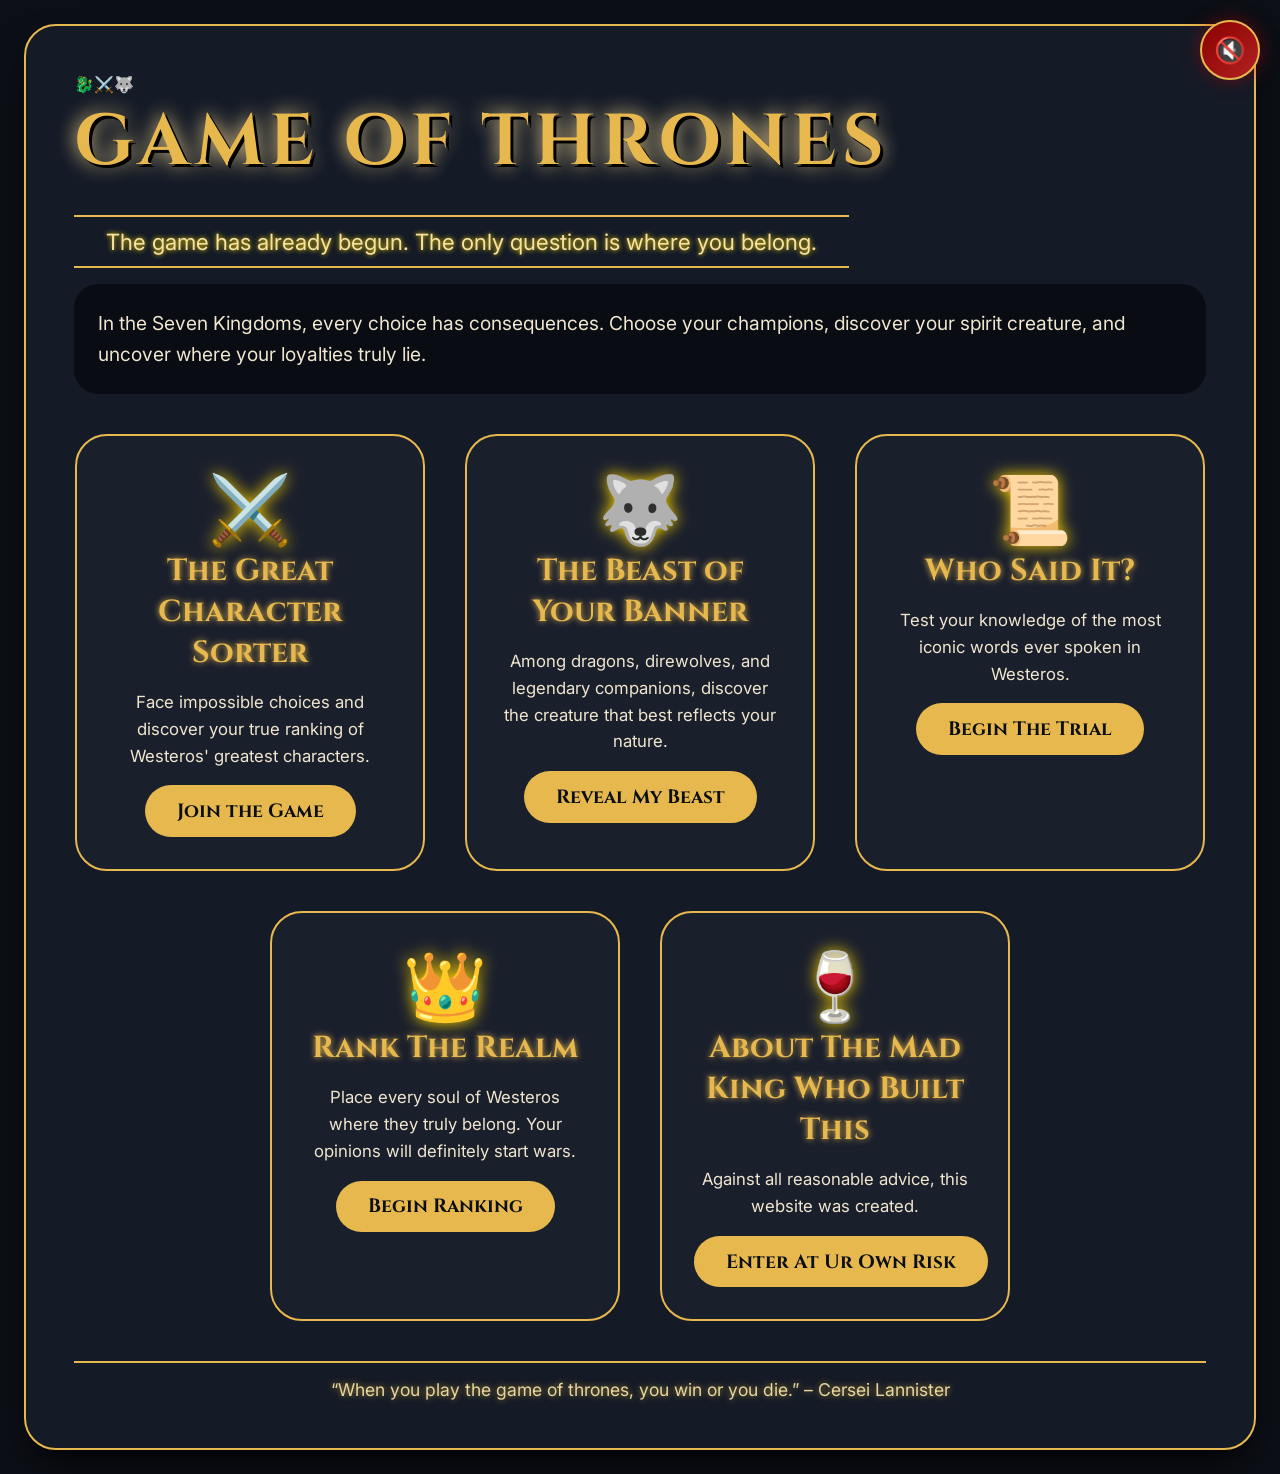
<file: index.html>
<!DOCTYPE html>
<html lang="en">
<head>
    <meta charset="UTF-8">
    <meta name="viewport" content="width=device-width, initial-scale=1.0, user-scalable=yes">
    <title>Westeros Sorter | Game of Thrones</title>

    <link href="https://fonts.googleapis.com/css2?family=Cinzel:wght@400;600;700;900&family=Inter:opsz,wght@14..32,300;14..32,400;14..32,500;14..32,600&display=swap" rel="stylesheet">
    <script src="https://html2canvas.hertzen.com/dist/html2canvas.min.js"></script>
    <link rel="stylesheet" href="style.css">
</head>

<body>

<div class="app-container" id="app">

    <!-- ========================================= -->
    <!-- HOME SCREEN -->
    <!-- ========================================= -->

    <div id="home-screen" class="glass-panel">

        <div class="hero-icon">🐉⚔️🐺</div>

        <h1>GAME OF THRONES</h1>

        <div class="tagline">
            The game has already begun. The only question is where you belong.
        </div>

        <div class="welcome-msg">
            In the Seven Kingdoms, every choice has consequences.
            Choose your champions, discover your spirit creature,
            and uncover where your loyalties truly lie.
        </div>

        <div class="grand-cards">

            <!-- Character Sorter -->

            <div class="grand-card" id="character-mode-btn">

                <div class="grand-icon">⚔️</div>

                <h3>The Great Character Sorter</h3>

                <p>
                    Face impossible choices and discover your true
                    ranking of Westeros' greatest characters.
                </p>

                <button class="grand-btn">
                    Join the Game
                </button>

            </div>

            <!-- Creature Sorter -->

            <div class="grand-card" id="animal-mode-btn">

                <div class="grand-icon">🐺</div>

                <h3>The Beast of Your Banner</h3>

                <p>
                    Among dragons, direwolves, and legendary companions,
                    discover the creature that best reflects your nature.
                </p>

                <button class="grand-btn">
                    Reveal My Beast
                </button>

            </div>

            <!-- Quote Quiz -->

            <div class="grand-card" id="quote-mode-btn">

                <div class="grand-icon">📜</div>

                <h3>Who Said It?</h3>

                <p>
                    Test your knowledge of the most iconic words
                    ever spoken in Westeros.
                </p>

                <button class="grand-btn">
                    Begin The Trial
                </button>

            </div>

           <!-- Tier Mode -->
             <div class="grand-card" id="tier-mode-btn">

            <div class="grand-icon">👑</div>

            <h3>Rank The Realm</h3>

            <p>
                Place every soul of Westeros where they truly belong.
                Your opinions will definitely start wars.
            </p>

            <button class="grand-btn">
                Begin Ranking
            </button>

        </div>

            <!-- About Page -->
            <div class="grand-card">

                <div class="grand-icon">🍷</div>

                <h3>About The Mad King Who Built This</h3>

                <p>
                    Against all reasonable advice,
                    this website was created.
                </p>

                <button id="about-btn" type="button" class="grand-btn">
                    Enter At Ur Own Risk
                </button>

            </div>

        </div>

        <div class="footer-quote" id="home-quote"></div>

    </div>

    <div id="submode-screen" class="glass-panel hidden">

        <button class="back-btn" id="back-from-submode">
            🏰 Return to Winterfell
        </button>

        <h2>⚔️ Small Council ⚔️</h2>

        <p class="sub-desc">
            Every lord and lady believes they deserve the Iron Throne.
            Let us see who truly earns your loyalty.
        </p>

        <div class="mode-grid" id="character-submodes">

            <button class="mode-btn" data-submode="top20">
                ⚔️ A Short Campaign (Top 20)
            </button>

            <button class="mode-btn" data-submode="top50">
                ⚔️ The War of Five Kings (Top 50)
            </button>

            <button class="mode-btn" data-submode="all">
                ⚔️ The Long Night (All 102)
            </button>

        </div>

        <div class="footer-quote" id="submode-quote"></div>

    </div>

    <!-- ========================================= -->
    <!-- BATTLE SCREEN -->
    <!-- ========================================= -->

    <div id="sort-screen" class="hidden glass-panel">

        <button class="back-btn" id="back-from-battle">
            🏰 Return to Winterfell
        </button>

        <div class="battle-header">

            <div class="progress-area" id="progress">
                The maesters are recording...
            </div>

            <div class="battle-info" id="battle-info">
                ⚔️ Phase of Blades
            </div>

        </div>

        <h2 id="battle-question">
            Whom would you stand beside when winter comes?
        </h2>

        <div class="battle-container">

            <div class="card" id="left-card"></div>

            <div class="vs">
                VS
            </div>

            <div class="card" id="right-card"></div>

        </div>

        <div class="footer-quote" id="battle-quote"></div>

    </div>

    <!-- ========================================= -->
    <!-- RESULTS SCREEN -->
    <!-- ========================================= -->

    <div id="result-screen" class="hidden glass-panel">

        <button class="back-btn" id="back-from-results">
            🏰 Return to Winterfell
        </button>

        <div id="results-container"></div>

        <div class="footer-quote" id="result-quote"></div>

    </div>

    <!-- ========================================= -->
    <!-- QUIZ SCREEN -->
    <!-- ========================================= -->

    <div id="quiz-screen" class="hidden glass-panel">

        <button class="back-btn" id="back-from-quiz">
            🏰 Return to Winterfell
        </button>

        <h2>📜 WHO SAID IT?</h2>

        <p class="sub-desc">
            The ravens have delivered words from across Westeros.
            Can you name the speaker?
        </p>

        <div id="quiz-progress" class="progress-area">
            Question 1 / 10
        </div>

        <div class="quote-box" id="quote-text">
            Winter is coming.
        </div>

        <div class="quiz-options" id="quiz-options">
        </div>

    </div>

    <!-- ========================================= -->
    <!-- QUIZ RESULT SCREEN -->
    <!-- ========================================= -->

    <div id="quiz-result-screen" class="hidden glass-panel">

        <button class="back-btn" id="back-from-quiz-results">
            🏰 Return to Winterfell
        </button>

        <h1>📜 Trial Complete</h1>

        <div id="quiz-score"></div>

        <div id="quiz-message"></div>

        <br>

        <button id="play-quiz-again" class="grand-btn">
            ⚔️ Face Another Trial
        </button>

    </div>

<!-- ========================================= -->

<!-- TIER SCREEN -->

<!-- ========================================= -->

<div id="tier-screen" class="hidden glass-panel">

<button class="back-btn" id="back-from-tier">
    🏰 Return to Winterfell
</button>

<div class="tier-header-section">
    <div class="tier-title-left">
        <h1>👑 Rank The Realm</h1>
        <p class="sub-desc">
            Rename the tiers. Create chaos.
            The Seven Kingdoms will judge accordingly.
        </p>
    </div>
    <div class="tier-title-right">
        <div class="tier-email-banner">
            📧 JAIMEFUCKINGLANNISTER7@GMAIL.COM
        </div>
        <div class="tier-email-tagline">
            Ready to mock, argue,
            or (rarely) agree with your rankings.
        </div>
    </div>
</div>

<div id="chaos-message" class="footer-quote">
    Tyrion has requested additional wine after seeing your rankings.
</div>

    <div class="tier-notice">
        <div class="notice-item">🔥 Rename the tiers however you want</div>
        <div class="notice-item">📸 Save your masterpiece</div>
        <div class="notice-item">📧 Email me your final ranking</div>
        <div class="notice-item">⚠️ I will absolutely judge you</div>
    </div>

    <div class="tier-actions">
        <button id="save-tier-btn" class="tier-action-btn">📸 Save My Tier List</button>
        <button id="email-tier-btn" class="tier-action-btn">⚔️ Let Jaime Judge You</button>
    </div>

    <div class="tier-layout">

        <div id="tier-capture">

    <div class="tier-row">
        <textarea class="tier-title">🏆 ON THE IRON THRONE</textarea>
        <textarea class="tier-description">The GOAT. No further questions.</textarea>
        <div class="tier-dropzone"></div>
    </div>

    <div class="tier-row">
        <textarea class="tier-title">🎬 WHAT A JOURNEY</textarea>
        <textarea class="tier-description">What an arc. What a story. What a character.</textarea>
        <div class="tier-dropzone"></div>
    </div>

    <div class="tier-row">
        <textarea class="tier-title">✅ YOU DID THE JOB, BRO</textarea>
        <textarea class="tier-description">Likeable. Solid. Dependable.
You showed up and delivered.</textarea>
        <div class="tier-dropzone"></div>
    </div>

    <div class="tier-row">
        <textarea class="tier-title">📚 BRO I NEED A WIKI PAGE FOR YOU</textarea>
        <textarea class="tier-description">Too many layers.
Too many schemes.
Too much lore.</textarea>
        <div class="tier-dropzone"></div>
    </div>

    <div class="tier-row">
        <textarea class="tier-title">🤦 YOU LITERALLY HAD ONE JOB</textarea>
        <textarea class="tier-description">You had potential.
Then you did... that.</textarea>
        <div class="tier-dropzone"></div>
    </div>

    <div class="tier-row">
        <textarea class="tier-title">🚫 GET OFF MY SCREEN</textarea>
        <textarea class="tier-description">Every second you're here
raises my blood pressure.</textarea>
        <div class="tier-dropzone"></div>
    </div>

</div>

        
        <div class="tier-side">
            <h2>🐉 Souls Awaiting Placement 🐉</h2>
            <div id="character-pool"></div>
        </div>

    </div>

    <div class="footer-quote">
        Don't like my tier names?
        Rename them and show me your creativity.

        <br><br>

        📧 jaimefuckinglannister7@gmail.com
    </div>

    </div>

</div>

<!-- Music: theme audio + toggle -->
<audio id="theme-music" src="music/Game_of_Thrones_Theme_Song.mp3" loop></audio>
<button id="music-toggle" aria-label="Toggle music">🔊</button>

<script src="script.js"></script>
<script src="music.js"></script>
<script src="quiz.js"></script>
<script src="tier.js"></script>
<script src="roastme.js"></script>

</body>
</html>
</file>
<file: style.css>
/* ========== ROYAL & SHINY GOT THEME – LARGER TEXT ========== */
:root {
    --royal-gold: #e6b84e;
    --royal-dark: #1a1f2c;
    --royal-light: #2d3445;
    --crimson: #9e2a2a;
    --parchment: #fef3d6;
    --glow: 0 0 12px #f5c542, 0 0 20px #ffdf80;
}

* {
    margin: 0;
    padding: 0;
    box-sizing: border-box;
}

body {
    font-family: 'Inter', sans-serif;
    background: #0c0f16;
    color: var(--parchment);
    min-height: 100vh;
    display: flex;
    align-items: center;
    justify-content: center;
}

.app-container {
    width: 100%;
    max-width: 1400px;
    margin: 1.5rem;
    z-index: 2;
}

.glass-panel {
    background: rgba(22, 28, 40, 0.9);
    border-radius: 2rem;
    border: 2px solid var(--royal-gold);
    box-shadow: 0 20px 40px -12px black;
    padding: 3rem;
    backdrop-filter: blur(2px);
}

#about-screen {
    max-width: 1600px !important;
    width: 96vw !important;
}

.about-image-container{
    flex:1;
    display:flex;
    justify-content:center;
    align-items:flex-start;
    min-height:820px;
}

.about-image{
    width:100%;
    max-width:1100px;
    max-height:900px;
    border-radius:20px;
    box-shadow:0 0 35px rgba(0,0,0,0.45);
    object-fit:cover;
}

.about-right{
    width:460px;
    flex-shrink:0;
}

body.about-page {
    margin: 0;
    background: #0b111d;
    color: #f5e7b3;
    overflow-x: hidden;
}

.about-page {
    width: 100vw;
    min-height: 100vh;
    background: radial-gradient(circle at top, #2b0d0d, #130707, #050505);
}

.about-topbar {
    display: flex;
    justify-content: space-between;
    align-items: center;
    padding: 20px 40px;
}

.about-content {
    display: grid;
    grid-template-columns: 1fr 420px;
    gap: 30px;
    width: 100%;
    min-height: calc(100vh - 90px);
    padding: 20px 40px 40px;
}

.about-main {
    display: flex;
    justify-content: center;
    align-items: flex-start;
    padding: 20px;
}

.about-full-image {
    width: 92%;
    max-width: 1300px;
    margin: auto;
    display: block;
    border-radius: 18px;
    box-shadow: 0 0 40px rgba(0,0,0,0.5);
}

.about-sidebar {
    background: linear-gradient(180deg, #1a0c0c, #0d0606);
    border: 2px solid #d4af37;
    border-radius: 20px;
    padding: 20px;
    height: fit-content;
    position: sticky;
    top: 20px;
}

.about-sidebar h2 {
    color: #d4af37;
    border: none;
    margin-bottom: 20px;
}

#review-input {
    width: 100%;
    height: 160px;
    background: #0d1320;
    color: #f5e7b3;
    border: 1px solid #d4af37;
    border-radius: 12px;
    padding: 15px;
    resize: none;
}

.review-btn {
    width: 100%;
    margin-top: 15px;
    background: linear-gradient(135deg, #8b0000, #b22222);
    color: #f5e7b3;
    border: 1px solid #d4af37;
    padding: 14px;
    border-radius: 12px;
    font-weight: bold;
    cursor: pointer;
    box-shadow: 0 0 18px rgba(139,0,0,0.5);
    transition: 0.2s;
}

.review-btn:hover {
    background: linear-gradient(135deg, #a00000, #cf2a2a);
    box-shadow: 0 0 25px rgba(180,0,0,0.7);
}

.review-card {
    background: #0d1320;
    border: 1px solid rgba(212,175,55,.3);
    border-radius: 12px;
    padding: 12px;
    margin-top: 12px;
}

/* ===== SHINY TYPOGRAPHY ===== */
h1 {
    font-family: 'Cinzel', serif;
    font-size: 4.5rem;
    color: var(--royal-gold);
    text-shadow: 3px 3px 0 #000, 0 0 20px #ffdd99;
    letter-spacing: 5px;
    margin-bottom: 0.5rem;
}

h2 {
    font-family: 'Cinzel', serif;
    font-size: 2.4rem;
    color: var(--royal-gold);
    border-left: 6px solid var(--royal-gold);
    padding-left: 1.2rem;
    text-shadow: 0 0 8px #ffdd99;
    margin: 1.5rem 0 1rem;
}

h3 {
    font-family: 'Cinzel', serif;
    font-size: 1.7rem;
    color: var(--royal-gold);
    text-shadow: 0 0 6px #e6b84e;
}

p, .welcome-msg, .sub-desc, .personality-box p, .animal-personality-reveal p {
    font-size: 1.25rem;
    line-height: 1.6;
    color: #f0e6d0;
}

.tagline {
    font-size: 1.4rem;
    color: #f5e2a4;
    border-top: 2px solid var(--royal-gold);
    border-bottom: 2px solid var(--royal-gold);
    display: inline-block;
    padding: 0.7rem 2rem;
    margin: 1rem 0;
    text-shadow: 0 0 5px gold;
}

.welcome-msg {
    background: rgba(0, 0, 0, 0.5);
    padding: 1.5rem;
    border-radius: 1.5rem;
    font-size: 1.2rem;
}

/* ===== HOME CARDS ===== */
.grand-cards {
    display: flex;
    justify-content: center;
    gap: 2.5rem;
    flex-wrap: wrap;
    margin: 2.5rem 0;
}

.grand-card {
    background: var(--royal-dark);
    border-radius: 2rem;
    padding: 2rem;
    width: 350px;
    text-align: center;
    border: 2px solid var(--royal-gold);
    transition: 0.25s;
    cursor: pointer;
}

.grand-card:hover {
    transform: translateY(-8px);
    background: var(--royal-light);
    box-shadow: 0 0 25px rgba(230, 184, 78, 0.6);
    border-color: #ffdf80;
}

.grand-icon {
    font-size: 4.2rem;
    filter: drop-shadow(0 0 8px gold);
}

.grand-card h3 {
    font-size: 1.9rem;
    margin-bottom: 0.5rem;
}

.grand-card p {
    font-size: 1.05rem;
    margin: 1rem 0;
}

.grand-btn {
    background: var(--royal-gold);
    border: none;
    padding: 0.8rem 2rem;
    border-radius: 40px;
    font-weight: bold;
    font-size: 1.2rem;
    color: #0c0f16;
    cursor: pointer;
    transition: 0.2s;
    font-family: 'Cinzel', serif;
    white-space: nowrap;
}
.grand-btn:hover {
    background: #ffd966;
    box-shadow: 0 0 18px #ffd966;
    transform: scale(1.02);
}

/* Music toggle button (global) */
#music-toggle{
    position:fixed;

    top:20px;
    right:20px;

    width:60px;
    height:60px;

    border-radius:50%;

    border:2px solid var(--royal-gold);

    background:
        linear-gradient(
            135deg,
            #8b0000,
            #b22222
        );

    color:white;

    font-size:1.6rem;

    cursor:pointer;

    z-index:99999;

    box-shadow:
        0 0 18px rgba(180,0,0,.5);

    transition:.25s;
}

#music-toggle:hover{
    transform:scale(1.08);

    box-shadow:
        0 0 25px rgba(180,0,0,.8);
}

/* ===== BACK & MODE BUTTONS ===== */
.back-btn {
    background: none;
    border: 2px solid var(--royal-gold);
    color: var(--royal-gold);
    padding: 0.8rem 2rem;
    border-radius: 50px;
    font-size: 1.15rem;
    font-weight: bold;
    cursor: pointer;
    transition: 0.2s;
    font-family: 'Cinzel', serif;
    margin-bottom: 1.5rem;
}
.about-page .back-btn {
    border-color: #d4af37;
    color: #d4af37;
}
.about-page .back-btn:hover {
    background: rgba(139,0,0,0.25);
    text-shadow: none;
    transform: translateY(-2px);
}
.back-btn:hover {
    background: rgba(230, 184, 78, 0.2);
    text-shadow: 0 0 8px gold;
    transform: translateY(-2px);
}

.mode-grid {
    display: flex;
    justify-content: center;
    gap: 2rem;
    flex-wrap: wrap;
    margin: 2rem 0;
}

.mode-btn {
    background: var(--royal-dark);
    border: 2px solid var(--royal-gold);
    padding: 1rem 2.5rem;
    font-size: 1.25rem;
    font-weight: bold;
    font-family: 'Cinzel', serif;
    color: var(--royal-gold);
    border-radius: 60px;
    cursor: pointer;
    transition: 0.2s;
}
.mode-btn:hover {
    background: var(--royal-light);
    transform: translateY(-3px);
    box-shadow: 0 0 18px #e6b84e;
    color: #fff0c0;
}

/* ===== BATTLE SCREEN ===== */
.battle-header {
    display: flex;
    justify-content: space-between;
    gap: 1rem;
    margin-bottom: 1.5rem;
}

.progress-area, .battle-info {
    background: rgba(0, 0, 0, 0.7);
    padding: 0.8rem 1.5rem;
    border-radius: 60px;
    font-size: 1.1rem;
    border: 1px solid var(--royal-gold);
    color: #f5e2a4;
}

.battle-container {
    display: flex;
    justify-content: center;
    align-items: center;
    gap: 2.5rem;
    flex-wrap: wrap;
    margin: 2rem 0;
}

.card {
    width: 340px;
    background: var(--royal-dark);
    border-radius: 2rem;
    overflow: hidden;
    border: 2px solid var(--royal-gold);
    transition: 0.25s;
    cursor: pointer;
}
.card:hover {
    transform: scale(1.02);
    border-color: #ffdf80;
    box-shadow: 0 0 30px rgba(230, 184, 78, 0.5);
}
.card img {
    width: 100%;
    height: 420px;
    object-fit: cover;
}
.card h3 {
    padding: 1rem;
    font-size: 1.6rem;
    text-align: center;
}
.card-stats {
    display: flex;
    justify-content: space-between;
    padding: 0.3rem 1rem 1rem;
    font-size: 1rem;
    color: #cfc394;
}
.vs {
    font-size: 3rem;
    font-weight: 800;
    background: rgba(0,0,0,0.7);
    width: 100px;
    height: 100px;
    display: flex;
    align-items: center;
    justify-content: center;
    border-radius: 100px;
    color: var(--royal-gold);
    border: 2px solid var(--royal-gold);
    text-shadow: 0 0 15px gold;
}

/* ===== PODIUM – BIGGER WINNER IMAGES ===== */
.podium-container {
    display: flex;
    justify-content: center;
    align-items: flex-end;
    gap: 2.5rem;
    margin: 3rem 0;
    flex-wrap: wrap;
}
.podium-card {
    text-align: center;
    padding: 1.5rem;
    border-radius: 2rem;
    background: rgba(0,0,0,0.7);
    border: 3px solid;
    min-width: 300px;
}
.podium-card.gold {
    border-color: #ffd700;
    box-shadow: 0 0 40px #ffd700;
    transform: scale(1.05);
}
.podium-medal {
    font-size: 4rem;
    margin-bottom: 0.5rem;
}
.podium-img {
    width: 300px;
    height: 380px;
    object-fit: cover;
    border-radius: 1.5rem;
    border: 4px solid;
    margin: 0.8rem auto;
    display: block;
}
.podium-card.gold .podium-img {
    width: 340px;
    height: 420px;
    border-color: #ffd700;
}
.podium-name {
    font-family: 'Cinzel', serif;
    font-size: 2.2rem;
    margin: 0.8rem 0;
    color: var(--royal-gold);
    text-shadow: 0 0 8px gold;
}
.podium-stats {
    display: flex;
    justify-content: center;
    gap: 1.2rem;
    background: rgba(0,0,0,0.8);
    padding: 0.6rem 1.2rem;
    border-radius: 60px;
    width: fit-content;
    margin: 0.5rem auto;
    font-size: 1.1rem;
}
.crown-icon {
    font-size: 3rem;
    filter: drop-shadow(0 0 10px gold);
}

/* ===== FULL RANKING ===== */
.full-ranking {
    max-height: 550px;
    overflow-y: auto;
    background: rgba(0,0,0,0.5);
    border-radius: 1.5rem;
}
.ranking-item {
    display: flex;
    align-items: center;
    gap: 1.2rem;
    padding: 1rem;
    border-bottom: 1px solid var(--royal-gold);
}
.rank-avatar img {
    width: 65px;
    height: 65px;
    border-radius: 50%;
    border: 2px solid gold;
}
.rank-name {
    font-size: 1.4rem;
    font-weight: 600;
    font-family: 'Cinzel', serif;
}
.rank-stats span {
    background: black;
    padding: 6px 14px;
    border-radius: 40px;
    font-size: 1rem;
    margin: 0 4px;
}
.personality-box {
    background: rgba(0,0,0,0.8);
    border-left: 8px solid var(--royal-gold);
    padding: 1.8rem;
    border-radius: 1.5rem;
    margin-top: 2rem;
    text-align: center;
    font-size: 1.3rem;
}

/* ===== ANIMAL MODE – LARGER ===== */
.battle-container.animal-battle-container {
    gap: 2rem;
}
.card.animal-card {
    width: 310px;
}
.card.animal-card img {
    height: 360px;
    object-fit: contain;
    background: rgba(0,0,0,0.4);
    padding: 0.5rem;
}
.animal-winner-section {
    position: relative;
    height: 700px;
    border-radius: 2rem;
    overflow: hidden;
    border: 3px solid var(--royal-gold);
}
.animal-winner-image{
    position: absolute;
    top: 0;
    left: 0;
    width: 100%;
    height: 100%;
    object-fit: cover;
    z-index: 0;
}
.animal-winner-info h2 {
    font-size: 4.2rem;
    border: none;
    text-shadow: 0 0 20px gold;
}

/* Top-centered glowing winner name over the image */
.animal-winner-name {
    position: absolute;
    bottom: 12%;
    left: 50%;
    transform: translateX(-50%);
    z-index: 4;
    font-family: 'Cinzel', serif;
    font-weight: 900;
    line-height: 1;
    letter-spacing: 3px;
    text-transform: uppercase;
    padding: 0.15rem 0.8rem;
    border-radius: 0.35rem;
    font-size: clamp(1.6rem, 5.6vw, 3.6rem);
    background: linear-gradient(90deg, #ffd77a 0%, #ffe9a8 40%, #ffd77a 100%);
    -webkit-background-clip: text;
    background-clip: text;
    color: transparent;
    -webkit-text-stroke: 1px rgba(40,20,0,0.25);
    text-shadow: 0 8px 22px rgba(180,120,30,0.95), 0 0 48px rgba(255,215,0,0.32);
}
.animal-stat-value {
    font-size: 2.6rem;
}
.animal-personality-reveal p {
    font-size: 1.25rem;
}
.footer-quote {
    font-size: 1.1rem;
    text-align: center;
    margin-top: 2rem;
    padding-top: 1rem;
    border-top: 2px solid var(--royal-gold);
    color: #e6d6a0;
    text-shadow: 0 0 6px #ad8b3a;
}
.progress-bar {
    background: #2a2a3a;
    border-radius: 20px;
    height: 10px;
    margin-top: 8px;
}
.progress-fill {
    background: linear-gradient(90deg, #e6b84e, #ffdf80);
    border-radius: 20px;
    height: 100%;
    transition: width 0.3s;
    box-shadow: 0 0 12px #ffdf80;
}
.hidden { display: none; }

/* RESPONSIVE */
@media (max-width: 900px) {
    .podium-img, .podium-card.gold .podium-img { width: 220px; height: 280px; }
    .podium-name { font-size: 1.6rem; }
    .card { width: 280px; }
    .card img { height: 340px; }
    .animal-winner-section { height: 500px; }
    h1 { font-size: 3rem; }
    h2 { font-size: 1.8rem; }
}

.quote-box{
    font-size:2rem;
    text-align:center;
    padding:3rem;
    margin:2rem 0;
    border:2px solid var(--royal-gold);
    border-radius:25px;
    font-family:'Cinzel',serif;
    color:var(--royal-gold);
    background:rgba(0,0,0,0.5);
}
/* ===========================
        QUIZ PAGE
=========================== */

.quote-box
{
    text-align:center;
    padding:3rem;
    line-height:1.6;
    text-align:center;

    padding:4rem;

    margin:3rem auto;

    max-width:1200px;

    border:3px solid #d4af37;

    border-radius:30px;

    font-family:'Cinzel',serif;

    color:#f8e7b9;

    background:
    linear-gradient(
    180deg,
    rgba(12,18,38,0.96),
    rgba(7,11,24,0.96)
    );


    border-top:6px solid #d4af37;
    border-bottom:6px solid #d4af37;            
    box-shadow:
        0 0 30px rgba(212,175,55,0.2),
        inset 0 0 25px rgba(212,175,55,0.08);

    transition:all .4s ease;
}

.quiz-options
{
    display:grid;

    grid-template-columns:
        repeat(2,minmax(300px,1fr));

    gap:1.5rem;

    margin-top:3rem;
}

.quiz-option
{
    background:
    linear-gradient(
        180deg,
        #151515,
        #0b0b0b
    );

    color:#f8e7b9;

    border:2px solid rgba(212,175,55,.25);

    border-radius:18px;

    padding:2rem;

    font-size:1.45rem;

    font-weight:600;

    cursor:pointer;

    transition:.35s;

    min-height:140px;

    font-family:'Inter',sans-serif;

    box-shadow:
        0 0 20px rgba(0,0,0,.4);
}

.quiz-option:hover
{
    transform:
        translateY(-6px)
        scale(1.02);

    border-color:#d4af37;

    box-shadow:
        0 0 25px rgba(212,175,55,.25),
        0 0 50px rgba(212,175,55,.08);
}

.quiz-option.correct
{
    background:
        linear-gradient(
            135deg,
            #d4af37,
            #f5d76e
        );

    color:#111827;

    border-color:#f5d76e;

    box-shadow:
        0 0 25px gold,
        0 0 60px rgba(255,215,0,.5);

    transform:scale(1.05);

    animation:
        throneChosen .8s ease;
}

.quiz-option.wrong
{
    background:#6b1111;

    border-color:#ff4444;

    color:white;

    animation:
        shake .4s ease,
        tearApart 1.2s forwards;
}

#quiz-progress
{
    width:fit-content;

    margin:2rem auto;

    font-size:1.4rem;
    padding:1rem 2rem;

    font-weight:700;
}

#quiz-score
{
    text-align:center;

    padding:8rem;
}
.quiz-option:hover{
    transform:translateY(-8px) scale(1.03);
}
#quiz-score h1
{
    font-family:'Cinzel',serif;

    font-size:6rem;

    color:#d4af37;

    margin-bottom:1rem;
}

#quiz-message
{
    text-align:center;

    font-size:1.5rem;

    margin-bottom:2rem;
}

.quiz-result-wrapper
{
    text-align:center;
}

@keyframes throneChosen
{
    0%
    {
        transform:scale(0.9);
        opacity:.5;
    }

    100%
    {
        transform:scale(1.05);
        opacity:1;
    }
}

@keyframes shake
{
    0%
    {
        transform:translateX(0);
    }

    20%
    {
        transform:translateX(-12px);
    }

    40%
    {
        transform:translateX(12px);
    }

    60%
    {
        transform:translateX(-12px);
    }

    80%
    {
        transform:translateX(12px);
    }

    100%
    {
        transform:translateX(0);
    }
}

@keyframes tearApart
{
    0%
    {
        opacity:1;
    }

    50%
    {
        transform:
            rotate(-8deg)
            scale(0.85);
    }

    100%
    {
        opacity:0;

        transform:
            translateY(120px)
            rotate(15deg)
            scale(0.15);
    }
}

@media(max-width:900px)
{
    .quiz-option{
    min-height:140px;
    font-size:1.45rem;
    line-height:1.5;
    padding:2rem;
}

    .quote-box
    {
        font-size:1.5rem;

        padding:2rem;
    }

    #quiz-score h1
    {
        font-size:4rem;
    }
}

/* ==========================================
                TIER MODE
========================================== */

#tier-screen
{
    padding:2rem;
    width:98vw;
    max-width:none;
}

#tier-capture{
    width:58%;
    display:flex;
    flex-direction:column;
    gap:16px;
}

.tier-layout {
    display:flex;
    gap:25px;
    align-items:flex-start;
}

.tier-side {
    width:42%;
    flex-shrink:0;
}

/* ========= TIER ROWS ========= */

.tier-row
{
    display:flex;
    align-items:stretch;
    min-height:130px;
    border-radius:22px;
    overflow:hidden;
    border:2px solid rgba(255,255,255,.08);
    box-shadow:
    0 8px 25px rgba(0,0,0,.35);
    position:relative;
    backdrop-filter: blur(8px);
    transition: .3s;
}

.tier-row:hover
{
    transform: translateX(6px);
    box-shadow:
    0 0 30px rgba(255,215,0,.15);
}

/* ========= EDITABLE TITLE ========= */

.tier-title
{
    width:260px;
    min-height:130px;

    border:none;
    outline:none;
    background:transparent;

    color:white;

    font-weight:700;

    text-align:center;

    resize:none;

    overflow:hidden;

    white-space:normal;

    word-break:break-word;

    line-height:1.2;

    font-size:1rem;

    padding:10px;

    display:flex;
    align-items:center;
    justify-content:center;
    font-family:'Cinzel',serif;
    flex-shrink:0;
    cursor:text;
    transition:.3s;
}

.tier-title:hover
{
    opacity:0.9;
}

.tier-title:focus
{
    box-shadow:
    0 0 20px gold,
    inset 0 0 15px rgba(255,255,255,.2);
}

.tier-row:nth-child(1) .tier-title{
    background:#ffd700;
    box-shadow:0 0 35px #ffd700;
}

.tier-row:nth-child(2) .tier-title{
    background:#ff8c32;
    box-shadow:0 0 35px #ff8c32;
}

.tier-row:nth-child(3) .tier-title{
    background:#ff5c7a;
    box-shadow:0 0 35px #ff5c7a;
}

.tier-row:nth-child(4) .tier-title{
    background:#7d5fff;
    box-shadow:0 0 35px #7d5fff;
}

.tier-row:nth-child(5) .tier-title{
    background:#4ea5ff;
    box-shadow:0 0 35px #4ea5ff;
}

.tier-row:nth-child(6) .tier-title{
    background:#d41f1f;
    box-shadow:0 0 35px #d41f1f;
}

.tier-description
{
    position:absolute;

    right:25px;
    top:50%;

    transform:translateY(-50%);

    width:250px;

    border:none;
    outline:none;
    background:transparent;
    resize:none;
    overflow:hidden;

    text-align:right;

    font-size:.95rem;

    line-height:1.4;

    color:#ffe6a8;

    font-style:italic;

    opacity:.95;

    text-shadow:
    0 0 8px rgba(255,215,0,.3);
    
    font-family:inherit;
    cursor:text;
    transition:.3s;
}

.tier-description:hover
{
    opacity:1;
}

.tier-description:focus
{
    box-shadow:
    0 0 15px gold;
}

/* ========= DROP AREA ========= */

.tier-dropzone
{
    flex:1;

    min-height:130px;

    display:flex;

    flex-wrap:wrap;

    gap:10px;

    padding:10px;

    align-items:flex-start;

    background:
    rgba(15,23,42,.85);
}

/* ========= INDIVIDUAL TIER COLORS ========= */

.tier-row:nth-child(1) .tier-title
{
    background:
    linear-gradient(
        135deg,
        #fff7b0,
        #ffd700,
        #ffb700
    );

    color:black;

    box-shadow:
    0 0 25px gold,
    0 0 50px gold;
}

.tier-row:nth-child(2) .tier-title
{
    background:#ff7b00;
}

.tier-row:nth-child(3) .tier-title
{
    background:#ff4d6d;
}

.tier-row:nth-child(4) .tier-title
{ 
    background:#7b61ff;
}

.tier-row:nth-child(5) .tier-title
{
    background:#00a8e8;
}

.tier-row:nth-child(6) .tier-title
{
    background:#8b0000;
}

/* Colored dropzone backgrounds per tier */
.tier-row:nth-child(1) .tier-dropzone{
    background:linear-gradient(
    90deg,
    rgba(255,215,0,.25),
    rgba(255,215,0,.05));
    box-shadow:0 0 25px rgba(255,215,0,.3);
}

.tier-row:nth-child(2) .tier-dropzone{
    background:linear-gradient(
    90deg,
    rgba(255,123,0,.25),
    rgba(255,123,0,.05));
    box-shadow:0 0 25px rgba(255,123,0,.3);
}

.tier-row:nth-child(3) .tier-dropzone{
    background:linear-gradient(
    90deg,
    rgba(255,77,109,.25),
    rgba(255,77,109,.05));
    box-shadow:0 0 25px rgba(255,77,109,.3);
}

.tier-row:nth-child(4) .tier-dropzone{
    background:linear-gradient(
    90deg,
    rgba(123,97,255,.25),
    rgba(123,97,255,.05));
    box-shadow:0 0 25px rgba(123,97,255,.3);
}

.tier-row:nth-child(5) .tier-dropzone{
    background:linear-gradient(
    90deg,
    rgba(0,168,232,.25),
    rgba(0,168,232,.05));
    box-shadow:0 0 25px rgba(0,168,232,.3);
}

.tier-row:nth-child(6) .tier-dropzone{
    background:linear-gradient(
    90deg,
    rgba(139,0,0,.25),
    rgba(139,0,0,.05));
    box-shadow:0 0 25px rgba(139,0,0,.3);
}

/* ========= CHARACTER POOL ========= */

#character-pool
{
    margin-top:2rem;
    display:flex;
    flex-wrap:wrap;
    gap:12px;
    padding:1rem;
    border-radius:20px;
    background: rgba(0,0,0,.45);
    border:2px solid rgba(212,175,55,.2);
    width:100%;
    max-height:850px;
    overflow-y:auto;
    flex-shrink:0;
}

/* ========= CHARACTER CARD ========= */

.tier-character
{
    width:110px;
    background: linear-gradient(180deg,#202636,#10141f);
    border:2px solid rgba(212,175,55,.15);
    border-radius:16px;
    overflow:hidden;
    cursor:grab;
    transition:.25s;
    user-select:none;
    box-shadow: 0 0 12px rgba(212,175,55,.08);
}

.tier-character:hover
{
    transform:
    translateY(-6px)
    scale(1.05);

    border-color:#d4af37;

    box-shadow:
    0 0 20px rgba(212,175,55,.35);
}

/* ===================================
          ABOUT PAGE
=================================== */

#about-screen h1
{
    font-size:5rem;

    margin-bottom:20px;

    text-shadow:
    0 0 15px gold,
    0 0 40px gold,
    0 0 80px rgba(255,215,0,.4),
    0 0 120px rgba(255,100,0,.2);

    line-height:1.1;

    text-align:left;

    animation: madKingGlow 3s ease-in-out infinite;
}

@keyframes madKingGlow {
    0%, 100% {
        text-shadow:
        0 0 15px gold,
        0 0 40px gold,
        0 0 80px rgba(255,215,0,.4);
    }
    50% {
        text-shadow:
        0 0 20px gold,
        0 0 50px gold,
        0 0 100px rgba(255,215,0,.6),
        0 0 150px rgba(255,100,0,.3);
    }
}

.about-links
{
    margin-top:15px;

    margin-bottom:30px;

    display:flex;

    gap:20px;
}

.about-link
{
    text-decoration:none;

    background:
    linear-gradient(
    135deg,
    #d4af37,
    #f5d76e
    );

    color:black;

    font-weight:700;

    padding:14px 28px;

    border-radius:999px;

    transition:.3s;

    font-size:1rem;

    box-shadow: 0 0 15px rgba(212,175,55,.3);

    position:relative;

    overflow:hidden;
}

.about-link::before {
    content:'';
    position:absolute;
    top:0;
    left:-100%;
    width:100%;
    height:100%;
    background:rgba(255,255,255,.2);
    transition:.4s;
}

.about-link:hover::before {
    left:100%;
}

.about-link:hover
{
    box-shadow:0 0 30px gold;
    transform:scale(1.08) translateY(-2px);
}

.about-layout
{
    display:grid;

    grid-template-columns:70% 30%;

    gap:50px;

    align-items:flex-start;

    margin-top:30px;
}

#about-text
{
    background:white;

    color:#111;

    padding:40px;

    border-radius:25px;

    font-size:1.35rem;

    line-height:2;

    box-shadow:
    0 0 40px rgba(255,255,255,.2);

    font-family:'Inter';
    
    white-space:normal;
}

.about-intro
{
    font-size:2.8rem;

    font-weight:900;

    color:#111;

    margin-bottom:25px;

    margin-top:0;
}

.about-highlight
{
    margin-top:40px;

    margin-bottom:20px;

    font-size:1.8rem;

    font-weight:900;

    color:#ff4f9a;

    text-transform:uppercase;
}

#about-text blockquote
{
    background:#ffe7f2;

    color:#111;

    padding:25px;

    border-left:8px solid hotpink;

    border-radius:15px;

    font-size:1.4rem;

    font-weight:700;

    margin:30px 0;

    font-style:italic;
}

#about-text ul, #about-text ol
{
    margin:20px 0;

    padding-left:40px;
}

#about-text li
{
    margin:10px 0;

    font-size:1.3rem;
}

#about-text p
{
    margin:15px 0;
}

#about-screen
{
    background:
    linear-gradient(
    135deg,
    #fff7fb,
    #fdf5ff
    ) !important;

    border:none !important;

    color:#222;
}

#about-screen .back-btn
{
    background:#ffb6d9;

    color:#4d2140;

    border:none;

    font-weight:700;
}

#about-screen .back-btn:hover
{
    background:#ff9bc0;

    text-shadow:none;
    box-shadow:0 0 15px rgba(255,182,217,.4);
}

#about-screen h1
{
    font-size:5rem;

    margin-bottom:20px;

    text-shadow:
    0 0 10px #ffd700;

    line-height:1.1;

    text-align:left;

    color:#ffd700;
}

.about-right
{
    width:100%;

    background:white;

    border:3px solid #ffc6e5;

    border-radius:30px;

    box-shadow:
    0 15px 40px rgba(255,182,217,.3);

    padding:30px;

    position:relative;

    overflow:hidden;
}

.about-right h3
{
    color:#ff4f9a !important;
}

#review-input
{
    width:100%;

    min-height:220px;

    resize:none;

    padding:20px;

    border-radius:15px;

    background:#fff;

    color:#222;

    border:2px solid #ffc6e5;

    margin-bottom:20px;

    font-family:inherit;

    font-size:1.15rem;

    line-height:1.8;

    transition:.3s;

    box-shadow: 0 4px 12px rgba(255,182,217,.15);
}

#review-input:focus {
    outline:none;
    border-color:#d4af37;
    box-shadow:
    0 4px 12px rgba(212,175,55,.25),
    0 0 20px rgba(212,175,55,.15);
}

#submit-review
{
    width:100%;
    background:
    linear-gradient(
    135deg,
    #8b0000,
    #b22222
    );

    color:#f5e7b3;

    border:1px solid #d4af37;

    font-weight:700;

    padding:14px;

    border-radius:12px;

    cursor:pointer;

    transition:.3s;

    box-shadow:0 0 18px rgba(139,0,0,.5);
}

#submit-review:hover {
    transform:scale(1.02);
    box-shadow:0 0 25px rgba(180,0,0,.7);
}

.review-card
{
    background:#fff;

    border-left:6px solid #ff4f9a;

    border-radius:15px;

    padding:15px;

    margin-bottom:18px;

    transition:.3s;

    box-shadow: 0 4px 12px rgba(255,182,217,.15);
}

.review-card:hover {
    transform:translateY(-2px);

    box-shadow: 0 8px 20px rgba(255,182,217,.25);

    border-left-color:#ff92c2;
}

.review-text
{
    margin-bottom:12px;

    color:#222;

    font-size:1.05rem;

    line-height:1.6;

    font-weight:500;
}

.review-like
{
    cursor:pointer;

    color:#ff4f9a;

    font-weight:700;

    font-size:1.05rem;

    transition:.2s;
}

.review-like:hover {
    transform:scale(1.15);
    text-shadow: 0 0 10px rgba(255,79,154,.3);
}

.about-link
{
    text-decoration:none;

    background:
    linear-gradient(
    45deg,
    #ff92c2,
    #ffb3d9
    );

    color:#fff;

    font-weight:700;

    padding:14px 28px;

    border-radius:999px;

    transition:.3s;

    font-size:1rem;

    box-shadow: 0 0 15px rgba(255,146,194,.3);

    position:relative;

    overflow:hidden;
    border:none;
}

.about-link:hover
{
    box-shadow:0 0 30px rgba(255,146,194,.5);
    transform:scale(1.08) translateY(-2px);
}

#review-input
{
    width:100%;

    min-height:220px;

    resize:none;

    padding:20px;

    border-radius:15px;

    background:#131722;

    color:white;

    border:1px solid rgba(255,215,0,.2);

    margin-bottom:20px;

    font-family:inherit;

    font-size:1.15rem;

    line-height:1.8;
}

#reviews-container
{
    margin-top:25px;

    max-height:600px;

    overflow-y:auto;
}

.review-card
{
    background:
    linear-gradient(
    180deg,
    rgba(15,20,35,.95),
    rgba(8,12,22,.95)
    );

    border:1px solid rgba(212,175,55,.3);

    box-shadow:
    0 0 15px rgba(212,175,55,.08);

    padding:20px;

    border-radius:15px;

    margin-bottom:18px;

    transition:.3s;
}

.review-card:hover
{
    transform:translateY(-3px);

    box-shadow:
    0 0 20px rgba(212,175,55,.25);
}

.review-text
{
    margin-bottom:12px;

    color:#fef3d6;

    font-size:1.05rem;

    line-height:1.6;
}

.review-like
{
    cursor:pointer;

    color:#ffd700;

    font-weight:700;

    font-size:1.05rem;
}

.about-links
{
    display:flex;
    gap:15px;
    flex-wrap:wrap;
    margin-top:30px;
}

.about-link
{
    text-decoration:none;

    background:
    linear-gradient(
    135deg,
    var(--royal-gold),
    #f5d76e
    );

    color:black;

    font-weight:700;

    padding:14px 28px;

    border-radius:999px;

    transition:.3s;

    font-size:1rem;
}

.about-link:hover
{
    box-shadow:0 0 20px var(--royal-gold);
    transform:scale(1.05);
}

.about-link:hover
{
    box-shadow:0 0 20px gold;
    transform:scale(1.05);
}

.about-page .about-links {
    display: flex;
    gap: 15px;
    flex-wrap: wrap;
    margin-top: 0;
}

.about-page .about-link {
    text-decoration: none;
    background: linear-gradient(135deg, #8b0000, #b22222);
    color: #f5e7b3;
    font-weight: 700;
    padding: 14px 28px;
    border-radius: 999px;
    transition: .3s;
    font-size: 1rem;
    border: 1px solid #d4af37;
}

.about-page .about-link:hover {
    box-shadow: 0 0 30px rgba(180,0,0,0.6);
    transform: scale(1.08) translateY(-2px);
}

.about-page #review-input {
    background: #0d1320;
    border-color: #d4af37;
    color: #f5e7b3;
}

.about-page .review-card {
    background: linear-gradient(180deg, rgba(15,8,8,0.95), rgba(8,4,4,0.95));
}

/* MOBILE */

@media(max-width:900px)
{
    .about-layout
    {
        grid-template-columns:1fr;
    }

    .about-right
    {
        width:100%;
    }

    .about-image-container
    {
        min-height:auto;
    }
}

.tier-character img
{
    width:100%;
    height:140px;
    object-fit:cover;
    display:block;
}

/* Smaller cards when placed inside a tier dropzone */
.tier-dropzone .tier-character {
    width:95px;
}
.tier-dropzone .tier-character img { height:90px; }

.tier-character-name
{
    text-align:center;

    padding:.4rem;

    font-size:.8rem;

    font-weight:700;

    color:#f8e7b9;
}

/* ========= CHAOS MESSAGE ========= */

#chaos-message
{
    text-align:center;

    margin:2rem 0;

    font-size:1.2rem;

    font-style:italic;

    color:#f8e7b9;

    padding:1rem;

    border-radius:16px;

    background:
    rgba(212,175,55,.08);

    border:1px solid rgba(212,175,55,.25);
}

.tier-notice
{
    display:flex;
    justify-content:center;
    align-items:center;
    gap:0;
    flex-wrap:wrap;
    padding:15px;
    margin:15px 0;
    border-radius:15px;
    background:
    rgba(255,215,0,.08);
    border:
    1px solid rgba(255,215,0,.2);
    text-align:center;
    font-size:1rem;
    line-height:1.6;
}

.notice-item
{
    padding:0 15px;
    border-right:1px solid rgba(255,215,0,.3);
}

.notice-item:last-child
{
    border-right:none;
}

.tier-header-section
{
    display:flex;
    justify-content:space-between;
    align-items:flex-start;
    gap:30px;
    margin-bottom:20px;
}

.tier-title-left
{
    flex:1;
}

.tier-title-right
{
    text-align:right;
    min-width:300px;
}

.tier-email-tagline
{
    font-size:0.95rem;
    color:#ffc77d;
    margin-top:5px;
    line-height:1.4;
}

.tier-email-banner
{
    text-align:right;
    font-family:'Cinzel',serif;
    font-weight:700;
    color:#ffd66e;
    font-size:1.15rem;
    text-shadow:
    0 0 10px gold;
}

.tier-actions {
    display:flex;
    gap:12px;
    justify-content:flex-end;
    margin:0 0 1rem 0;
}

.tier-action-btn {
    background: linear-gradient(135deg,#d4af37,#f5d76e);
    color:#111827;
    border:none;
    border-radius:999px;
    padding:0.8rem 1rem;
    font-size:1rem;
    font-weight:800;
    cursor:pointer;
}

.tier-action-btn:hover { box-shadow: 0 0 20px rgba(212,175,55,.25); transform: translateY(-2px);} 

/* ========= BUTTON AREA ========= */

.tier-actions
{
    display:flex;

    justify-content:center;

    gap:1rem;

    flex-wrap:wrap;

    margin-top:2rem;
}

.tier-action-btn
{
    background:
    linear-gradient(
    135deg,
    #d4af37,
    #f5d76e
    );

    color:#111827;

    border:none;

    border-radius:999px;

    padding:1rem 2rem;

    font-size:1.1rem;

    font-weight:700;

    cursor:pointer;

    transition:.3s;
}

.tier-action-btn:hover
{
    transform:
    translateY(-3px)
    scale(1.04);

    box-shadow:
    0 0 25px gold;
}

/* ========= SCROLLBAR ========= */

#character-pool::-webkit-scrollbar
{
    height:10px;
}

#character-pool::-webkit-scrollbar-thumb
{
    background:#d4af37;
    border-radius:999px;
}

/* ========= MOBILE ========= */

@media(max-width:900px)
{
    .tier-row
    {
        flex-direction:column;
    }

    .tier-title
    {
        width:100%;
    }

    .tier-character
    {
        width:90px;
    }

    .tier-character img
    {
        height:95px;
    }
}

.site-notice{
    width: 100%;
    margin-bottom: 20px;
    padding: 14px 18px;

    background: rgba(255,215,0,0.12);
    border: 1px solid rgba(255,215,0,0.45);

    color: #f3d37a;

    text-align: center;
    font-family: 'Cinzel', serif;
    font-size: 0.95rem;
    font-weight: 600;

    border-radius: 10px;

    box-shadow:
        0 0 10px rgba(255,215,0,0.15);
}
</file>
